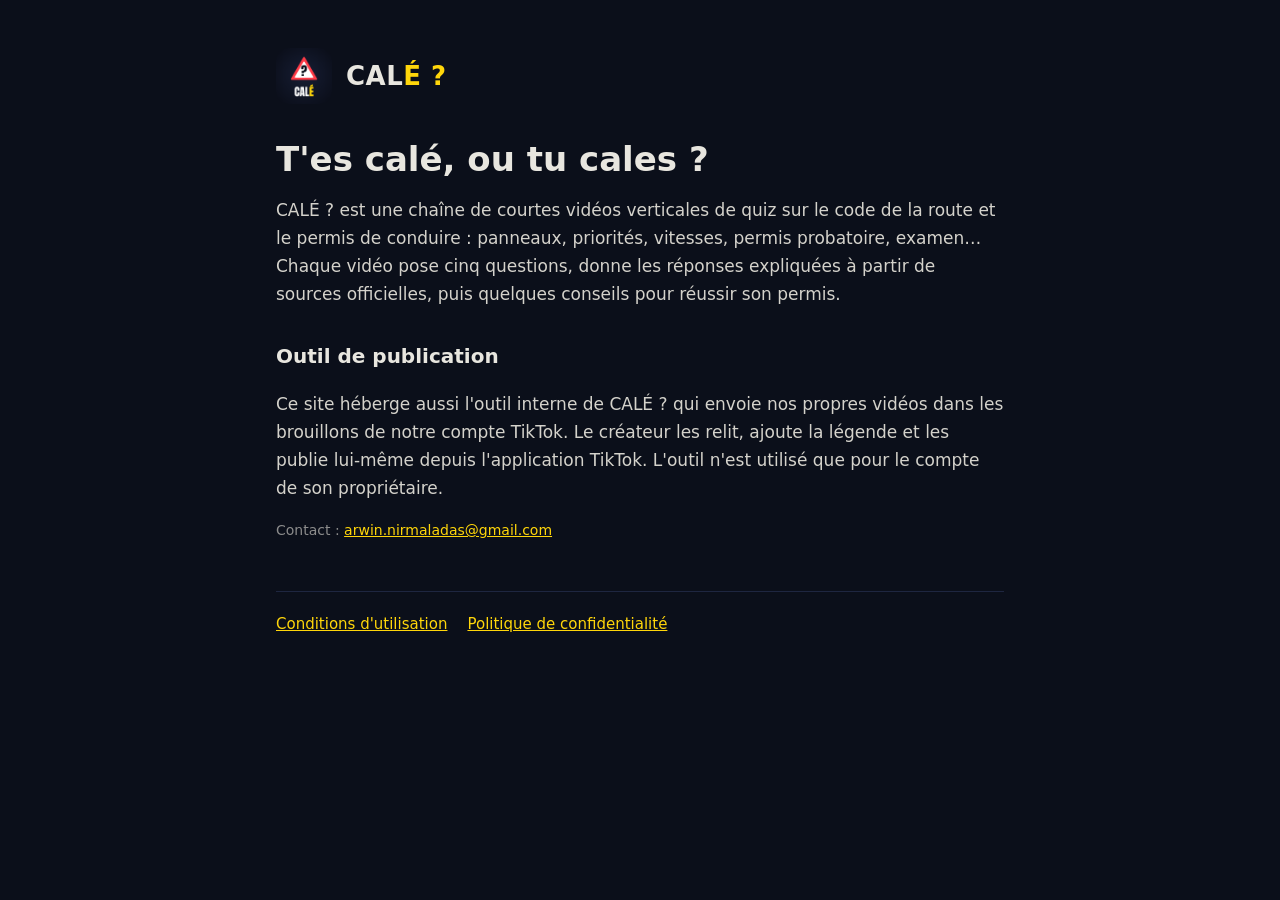
<file: index.html>
<!doctype html>
<html lang="fr">
<head>
<meta charset="utf-8">
<meta name="viewport" content="width=device-width, initial-scale=1">
<title>CALÉ ? — quiz permis de conduire</title>
<meta name="description" content="CALÉ ? publie de courtes vidéos quiz sur le code de la route et le permis de conduire.">
<link rel="icon" href="favicon.png">
<link rel="stylesheet" href="style.css">
</head>
<body>
<main>
  <header><img src="icon.png" alt="Logo CALÉ ?"><a href="./">CAL<span>É ?</span></a></header>
  <h1>T'es calé, ou tu cales ?</h1>
  <p>CALÉ ? est une chaîne de courtes vidéos verticales de quiz sur le code de la route et le permis de conduire : panneaux, priorités, vitesses, permis probatoire, examen… Chaque vidéo pose cinq questions, donne les réponses expliquées à partir de sources officielles, puis quelques conseils pour réussir son permis.</p>
  <h2>Outil de publication</h2>
  <p>Ce site héberge aussi l'outil interne de CALÉ ? qui envoie nos propres vidéos dans les brouillons de notre compte TikTok. Le créateur les relit, ajoute la légende et les publie lui-même depuis l'application TikTok. L'outil n'est utilisé que pour le compte de son propriétaire.</p>
  <p class="mut">Contact : <a href="mailto:arwin.nirmaladas@gmail.com">arwin.nirmaladas@gmail.com</a></p>
  <nav><a href="terms.html">Conditions d'utilisation</a><a href="privacy.html">Politique de confidentialité</a></nav>
</main>
</body>
</html>
</file>
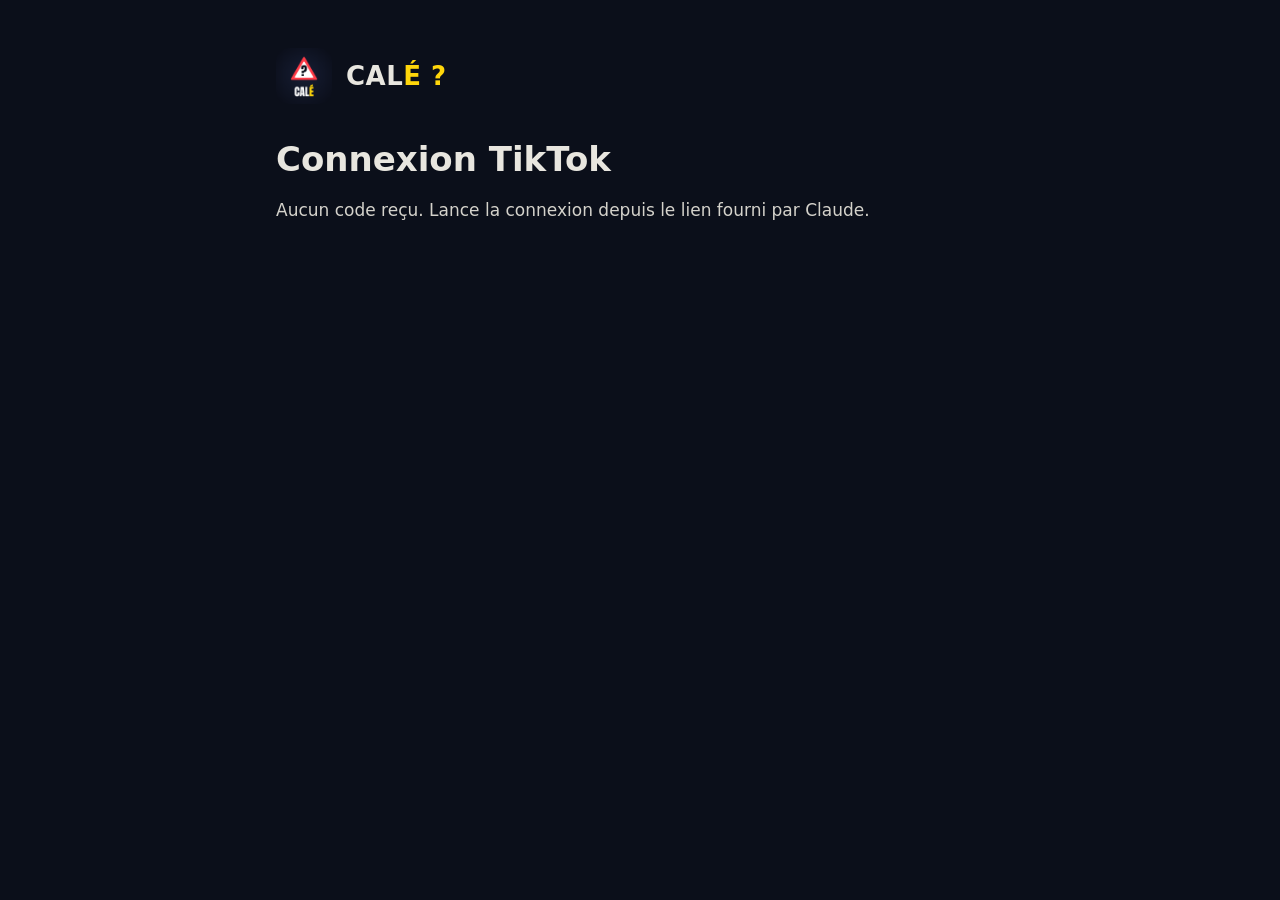
<file: callback.html>
<!doctype html>
<html lang="fr">
<head>
<meta charset="utf-8">
<meta name="viewport" content="width=device-width, initial-scale=1">
<meta name="robots" content="noindex">
<title>Connexion TikTok — CALÉ ?</title>
<link rel="icon" href="favicon.png">
<link rel="stylesheet" href="style.css">
</head>
<body>
<main>
  <header><img src="icon.png" alt="Logo CALÉ ?"><a href="./">CAL<span>É ?</span></a></header>
  <h1 id="t">Connexion TikTok</h1>
  <p id="msg">Lecture de la réponse de TikTok…</p>
  <div class="box" id="box" hidden><span id="code" class="code"></span></div>
  <p><button id="copy" hidden>Copier le code</button></p>
  <p class="mut" id="hint" hidden>Ce code expire au bout de quelques minutes. Envoie-le tout de suite dans la conversation avec Claude, qui finira la connexion.</p>
</main>
<script>
  const q = new URLSearchParams(location.search);
  const code = q.get('code'), err = q.get('error'), desc = q.get('error_description');
  const msg = document.getElementById('msg');
  if (code) {
    document.getElementById('t').textContent = 'Autorisation reçue ✔';
    msg.textContent = 'Voici ton code d’autorisation :';
    document.getElementById('code').textContent = code;
    ['box', 'copy', 'hint'].forEach(id => document.getElementById(id).hidden = false);
    document.getElementById('copy').onclick = () => {
      navigator.clipboard.writeText(code).then(() => { document.getElementById('copy').textContent = 'Copié ✔'; }, () => {});
    };
  } else if (err) {
    document.getElementById('t').textContent = 'Autorisation refusée';
    msg.textContent = 'TikTok a renvoyé : ' + err + (desc ? ' — ' + desc : '');
  } else {
    msg.textContent = 'Aucun code reçu. Lance la connexion depuis le lien fourni par Claude.';
  }
</script>
</body>
</html>
</file>
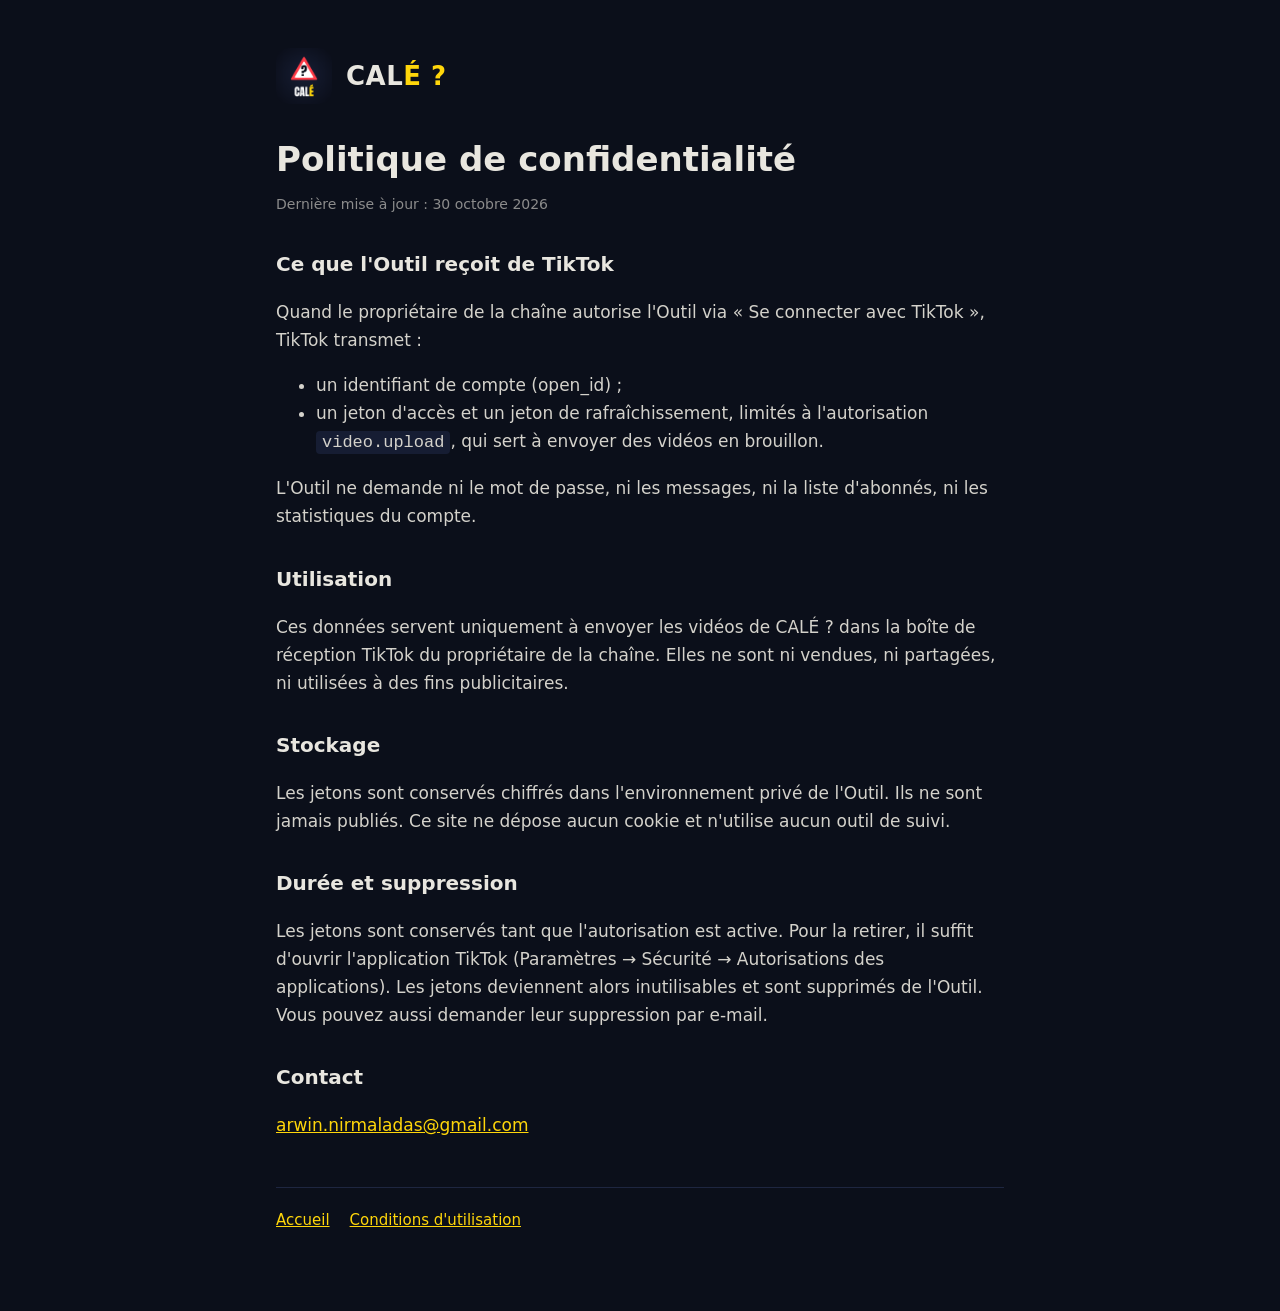
<file: privacy.html>
<!doctype html>
<html lang="fr">
<head>
<meta charset="utf-8">
<meta name="viewport" content="width=device-width, initial-scale=1">
<title>Politique de confidentialité — CALÉ ?</title>
<link rel="icon" href="favicon.png">
<link rel="stylesheet" href="style.css">
</head>
<body>
<main>
  <header><img src="icon.png" alt="Logo CALÉ ?"><a href="./">CAL<span>É ?</span></a></header>
  <h1>Politique de confidentialité</h1>
  <p class="mut">Dernière mise à jour : 30 octobre 2026</p>

  <h2>Ce que l'Outil reçoit de TikTok</h2>
  <p>Quand le propriétaire de la chaîne autorise l'Outil via « Se connecter avec TikTok », TikTok transmet :</p>
  <ul>
    <li>un identifiant de compte (open_id) ;</li>
    <li>un jeton d'accès et un jeton de rafraîchissement, limités à l'autorisation <code>video.upload</code>, qui sert à envoyer des vidéos en brouillon.</li>
  </ul>
  <p>L'Outil ne demande ni le mot de passe, ni les messages, ni la liste d'abonnés, ni les statistiques du compte.</p>

  <h2>Utilisation</h2>
  <p>Ces données servent uniquement à envoyer les vidéos de CALÉ ? dans la boîte de réception TikTok du propriétaire de la chaîne. Elles ne sont ni vendues, ni partagées, ni utilisées à des fins publicitaires.</p>

  <h2>Stockage</h2>
  <p>Les jetons sont conservés chiffrés dans l'environnement privé de l'Outil. Ils ne sont jamais publiés. Ce site ne dépose aucun cookie et n'utilise aucun outil de suivi.</p>

  <h2>Durée et suppression</h2>
  <p>Les jetons sont conservés tant que l'autorisation est active. Pour la retirer, il suffit d'ouvrir l'application TikTok (Paramètres → Sécurité → Autorisations des applications). Les jetons deviennent alors inutilisables et sont supprimés de l'Outil. Vous pouvez aussi demander leur suppression par e-mail.</p>

  <h2>Contact</h2>
  <p><a href="mailto:arwin.nirmaladas@gmail.com">arwin.nirmaladas@gmail.com</a></p>

  <nav><a href="./">Accueil</a><a href="terms.html">Conditions d'utilisation</a></nav>
</main>
</body>
</html>
</file>
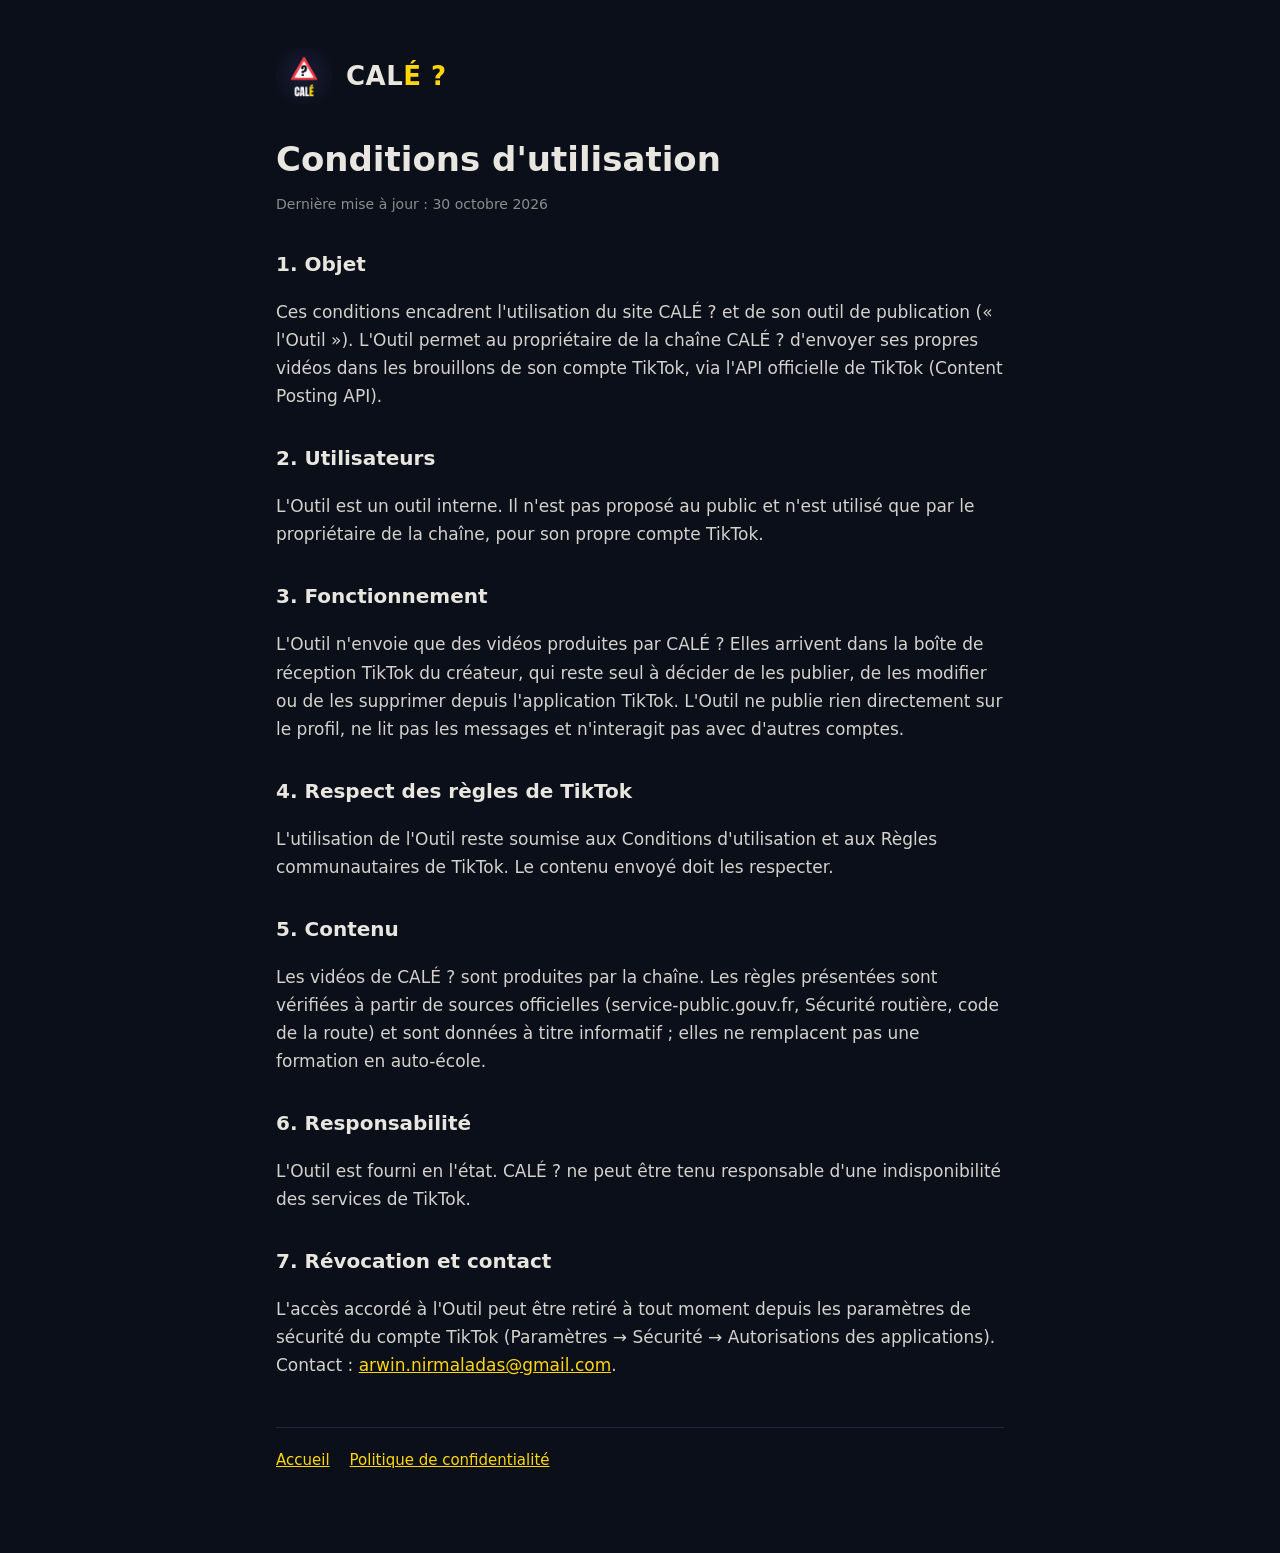
<file: terms.html>
<!doctype html>
<html lang="fr">
<head>
<meta charset="utf-8">
<meta name="viewport" content="width=device-width, initial-scale=1">
<title>Conditions d'utilisation — CALÉ ?</title>
<link rel="icon" href="favicon.png">
<link rel="stylesheet" href="style.css">
</head>
<body>
<main>
  <header><img src="icon.png" alt="Logo CALÉ ?"><a href="./">CAL<span>É ?</span></a></header>
  <h1>Conditions d'utilisation</h1>
  <p class="mut">Dernière mise à jour : 30 octobre 2026</p>

  <h2>1. Objet</h2>
  <p>Ces conditions encadrent l'utilisation du site CALÉ ? et de son outil de publication (« l'Outil »). L'Outil permet au propriétaire de la chaîne CALÉ ? d'envoyer ses propres vidéos dans les brouillons de son compte TikTok, via l'API officielle de TikTok (Content Posting API).</p>

  <h2>2. Utilisateurs</h2>
  <p>L'Outil est un outil interne. Il n'est pas proposé au public et n'est utilisé que par le propriétaire de la chaîne, pour son propre compte TikTok.</p>

  <h2>3. Fonctionnement</h2>
  <p>L'Outil n'envoie que des vidéos produites par CALÉ ? Elles arrivent dans la boîte de réception TikTok du créateur, qui reste seul à décider de les publier, de les modifier ou de les supprimer depuis l'application TikTok. L'Outil ne publie rien directement sur le profil, ne lit pas les messages et n'interagit pas avec d'autres comptes.</p>

  <h2>4. Respect des règles de TikTok</h2>
  <p>L'utilisation de l'Outil reste soumise aux Conditions d'utilisation et aux Règles communautaires de TikTok. Le contenu envoyé doit les respecter.</p>

  <h2>5. Contenu</h2>
  <p>Les vidéos de CALÉ ? sont produites par la chaîne. Les règles présentées sont vérifiées à partir de sources officielles (service-public.gouv.fr, Sécurité routière, code de la route) et sont données à titre informatif ; elles ne remplacent pas une formation en auto-école.</p>

  <h2>6. Responsabilité</h2>
  <p>L'Outil est fourni en l'état. CALÉ ? ne peut être tenu responsable d'une indisponibilité des services de TikTok.</p>

  <h2>7. Révocation et contact</h2>
  <p>L'accès accordé à l'Outil peut être retiré à tout moment depuis les paramètres de sécurité du compte TikTok (Paramètres → Sécurité → Autorisations des applications). Contact : <a href="mailto:arwin.nirmaladas@gmail.com">arwin.nirmaladas@gmail.com</a>.</p>

  <nav><a href="./">Accueil</a><a href="privacy.html">Politique de confidentialité</a></nav>
</main>
</body>
</html>
</file>
<file: style.css>
:root { --bg: #0b0f1a; --ink: #e8e6df; --mut: #8c8c8c; --acc: #ffd60a; }
* { box-sizing: border-box; }
body { margin: 0; background: var(--bg); color: var(--ink); font: 17px/1.65 system-ui, -apple-system, "Segoe UI", Roboto, sans-serif; }
main { max-width: 760px; margin: 0 auto; padding: 48px 16px 80px; }
header { display: flex; align-items: center; gap: 14px; margin-bottom: 36px; }
header img { width: 56px; height: 56px; border-radius: 12px; }
header a { color: var(--ink); text-decoration: none; font-weight: 800; font-size: 26px; letter-spacing: .5px; }
header a span { color: var(--acc); }
h1 { font-size: 34px; line-height: 1.15; margin: 0 0 8px; }
h2 { font-size: 20px; margin: 32px 0 6px; }
p, li { color: #d4d2cb; }
a { color: var(--acc); }
.mut { color: var(--mut); font-size: 14px; }
nav { margin-top: 48px; padding-top: 20px; border-top: 1px solid #1e2640; display: flex; gap: 20px; flex-wrap: wrap; font-size: 15px; }
code, .code { font-family: ui-monospace, Menlo, Consolas, monospace; background: #161d33; padding: 2px 6px; border-radius: 4px; }
.box { background: #121829; border: 1px solid #26304d; border-radius: 12px; padding: 20px; margin: 20px 0; word-break: break-all; }
button { background: var(--acc); color: #111; border: 0; border-radius: 8px; padding: 10px 18px; font-weight: 700; font-size: 16px; cursor: pointer; }
</file>
